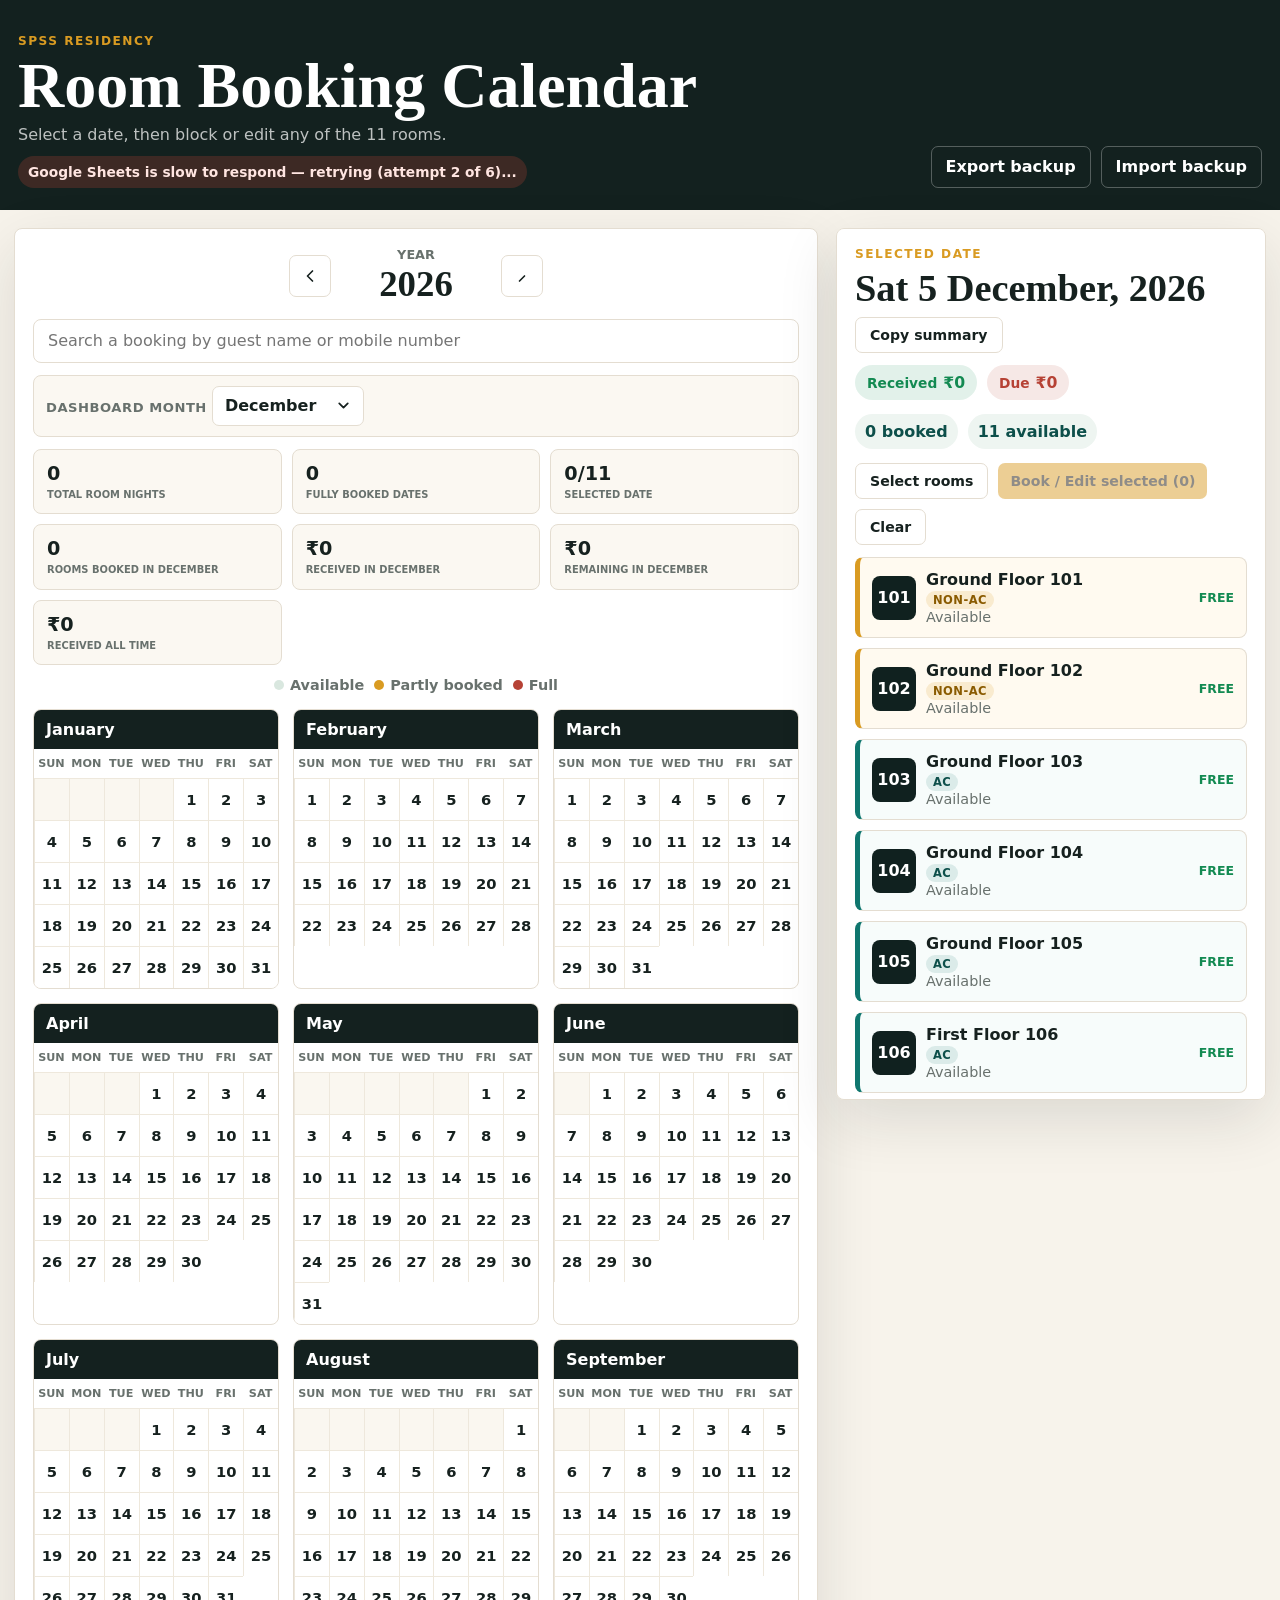
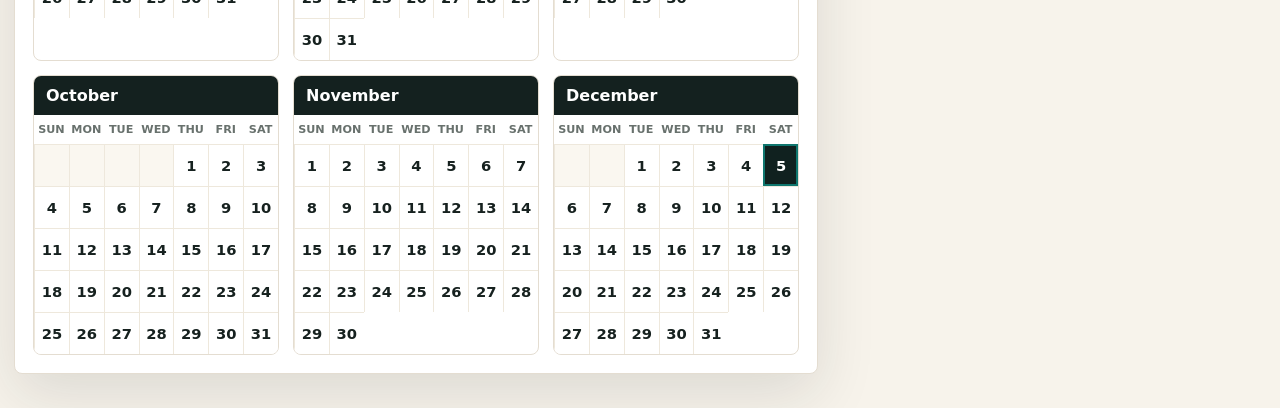
<file: owner-calendar.html>
<!doctype html>
<html lang="en">
  <head>
    <meta charset="UTF-8" />
    <meta name="viewport" content="width=device-width, initial-scale=1.0" />
    <title>SPSS Residency | Owner Room Calendar</title>
    <meta name="robots" content="noindex, nofollow" />
    <link rel="stylesheet" id="owner-calendar-styles" />
    <script>
      document.getElementById("owner-calendar-styles").href = `owner-calendar.css?v=${Date.now()}`;
    </script>
  </head>
  <body>
    <header class="owner-header">
      <div>
        <p class="kicker">SPSS Residency</p>
        <h1>Room Booking Calendar</h1>
        <p class="header-copy">Select a date, then block or edit any of the 11 rooms.</p>
        <p class="sync-status" data-sync-status>Loading Google Sheets...</p>
      </div>
      <div class="header-actions">
        <button type="button" class="ghost-button" data-export>Export backup</button>
        <label class="ghost-button file-button">
          Import backup
          <input type="file" accept="application/json" data-import />
        </label>
      </div>
    </header>

    <main class="owner-shell">
      <section class="calendar-panel">
        <div class="toolbar">
          <button type="button" class="icon-button" data-prev-year aria-label="Previous year">
            <svg viewBox="0 0 24 24"><path d="m15 18-6-6 6-6" /></svg>
          </button>
          <div class="year-title">
            <span>Year</span>
            <strong data-year-label>2026</strong>
          </div>
          <button type="button" class="icon-button" data-next-year aria-label="Next year">
            <svg viewBox="0 0 24 24"><path d="m9 18 6-6-6 6" /></svg>
          </button>
        </div>

        <div class="search-bookings" data-search-wrap>
          <input
            type="search"
            data-search-input
            placeholder="Search a booking by guest name or mobile number"
            aria-label="Search bookings by guest name or mobile number"
          />
          <div class="search-results" data-search-results hidden></div>
        </div>

        <div class="dashboard-month-filter">
          <label for="dashboard-month">Dashboard month</label>
          <select id="dashboard-month" data-dashboard-month aria-label="Select dashboard month">
            <option value="0">January</option>
            <option value="1">February</option>
            <option value="2">March</option>
            <option value="3">April</option>
            <option value="4">May</option>
            <option value="5">June</option>
            <option value="6">July</option>
            <option value="7">August</option>
            <option value="8" selected>September</option>
            <option value="9">October</option>
            <option value="10">November</option>
            <option value="11">December</option>
          </select>
        </div>

        <div class="stats-row stats-row-expanded" aria-label="Booking summary">
          <div>
            <span data-total-bookings>0</span>
            <small>Total room nights</small>
          </div>
          <div>
            <span data-full-days>0</span>
            <small>Fully booked dates</small>
          </div>
          <div>
            <span data-selected-summary>0/11</span>
            <small>Selected date</small>
          </div>
          <div>
            <span data-current-month-rooms>0</span>
            <small data-current-month-rooms-label>Rooms booked in September</small>
          </div>
          <div>
            <span data-current-month-received>₹0</span>
            <small data-current-month-received-label>Received in September</small>
          </div>
          <div>
            <span data-current-month-outstanding>₹0</span>
            <small data-current-month-outstanding-label>Remaining in September</small>
          </div>
          <div>
            <span data-all-time-received>₹0</span>
            <small>Received all time</small>
          </div>
        </div>

        <div class="legend">
          <span><i class="available-dot"></i>Available</span>
          <span><i class="partial-dot"></i>Partly booked</span>
          <span><i class="full-dot"></i>Full</span>
        </div>

        <div class="months-grid" data-calendar></div>
      </section>

      <aside class="rooms-panel">
        <div class="rooms-heading">
          <div>
            <p class="kicker">Selected date</p>
            <h2 data-selected-date>Choose a date</h2>
          </div>
          <button type="button" class="ghost-button compact" data-copy-summary>Copy summary</button>
        </div>

        <div class="day-revenue-summary" data-day-revenue hidden>
          <span class="is-received">
            Received
            <strong data-day-received>₹0</strong>
          </span>
          <span class="is-due">
            Due
            <strong data-day-due>₹0</strong>
          </span>
        </div>

        <div class="rooms-summary">
          <span data-booked-count>0 booked</span>
          <span data-available-count>11 available</span>
        </div>

        <div class="multi-actions">
          <button type="button" class="ghost-button compact" data-toggle-multi>Select rooms</button>
          <button type="button" class="primary-button compact" data-book-selected disabled>Book selected (0)</button>
          <button type="button" class="ghost-button compact" data-clear-selection hidden>Clear</button>
        </div>

        <div class="rooms-grid" data-rooms></div>
        <p class="save-note">Google Sheets is the shared source of truth. Browser storage is only a local backup.</p>
      </aside>
    </main>

    <dialog class="booking-dialog" data-dialog>
      <form method="dialog" class="booking-card" data-booking-form>
        <div class="dialog-head">
          <div>
            <p class="kicker" data-dialog-date>Date</p>
            <h3 data-dialog-room>Room</h3>
          </div>
          <button type="button" class="icon-button dark" data-close-dialog aria-label="Close">
            <svg viewBox="0 0 24 24"><path d="M6 6l12 12" /><path d="M18 6 6 18" /></svg>
          </button>
        </div>

        <div class="booking-type-summary" data-booking-type-summary></div>
        <div class="earlier-guest" data-earlier-guest hidden></div>

        <label>
          Customer name
          <input name="name" type="text" placeholder="Guest name or Blocked" required />
        </label>

        <label>
          Mobile number
          <input name="phone" type="tel" placeholder="Guest mobile number" />
          <small class="field-hint" data-phone-hint hidden>Doesn't look like a 10-digit mobile number — you can still save.</small>
        </label>

        <label>
          Check-out date
          <input name="checkout" type="date" data-checkout />
        </label>
        <p class="stay-note" data-stay-note hidden></p>

        <div class="amount-summary">
          <div>
            <span data-standard-label>Standard room rent</span>
            <strong data-standard-amount>₹0</strong>
          </div>
          <div>
            <span>Discount</span>
            <input name="discount" type="number" min="0" step="1" value="0" />
          </div>
          <div>
            <span>Additional Amount</span>
            <input name="additionalAmount" type="number" min="0" step="1" value="0" placeholder="0" />
          </div>
          <div>
            <span>Final total amount</span>
            <strong data-final-total>₹0</strong>
          </div>
        </div>

        <label>
          Advance Paid (₹)
          <input name="advancePaid" type="number" min="0" step="1" />
        </label>

        <div class="balance-row">
          <label class="balance-field">
            <span data-balance-label>Due Amount (₹)</span>
            <input name="balanceAmount" type="number" min="0" step="1" readonly data-balance-input />
          </label>
          <label class="paid-toggle" title="Switch on when the balance has been received">
            <span>Paid</span>
            <input type="checkbox" data-balance-toggle />
            <i aria-hidden="true"></i>
          </label>
        </div>
        <small class="field-hint balance-hint" data-balance-hint hidden></small>
        <p class="balance-note" data-balance-note hidden></p>

        <label>
          Payment Mode
          <select name="paymentMode">
            <option value="UPI">UPI</option>
            <option value="Cash">Cash</option>
          </select>
        </label>

        <label>
          Notes
          <textarea name="notes" rows="3" placeholder="Advance, check-in time, source, extra details"></textarea>
        </label>

        <div class="dialog-actions">
          <button type="button" class="danger-button" data-delete-booking>Clear booking</button>
          <button type="button" class="vacate-button" data-vacate-booking hidden>Vacated</button>
          <button type="submit" class="primary-button" data-save-booking>Save booking</button>
        </div>
      </form>
    </dialog>

    <dialog class="sync-error-dialog" data-sync-error-dialog>
      <div class="sync-error-card">
        <p class="kicker">Google Sheets Sync</p>
        <h3 data-sync-error-title>Sync failed</h3>
        <p data-sync-error-message></p>
        <div class="dialog-actions">
          <button type="button" class="ghost-button" data-close-sync-error>Close</button>
          <button type="button" class="primary-button" data-retry-sync>Retry sync</button>
        </div>
      </div>
    </dialog>

    <iframe class="sync-frame" name="sheetSyncFrame" title="Google Sheets sync"></iframe>

    <!-- Cache-bust the JS on every page open. This is intentional for the owner app. -->
    <script>
      (() => {
        const script = document.createElement("script");
        script.src = `owner-calendar.js?v=${Date.now()}`;
        document.body.appendChild(script);
      })();
    </script>
  </body>
</html>
</file>
